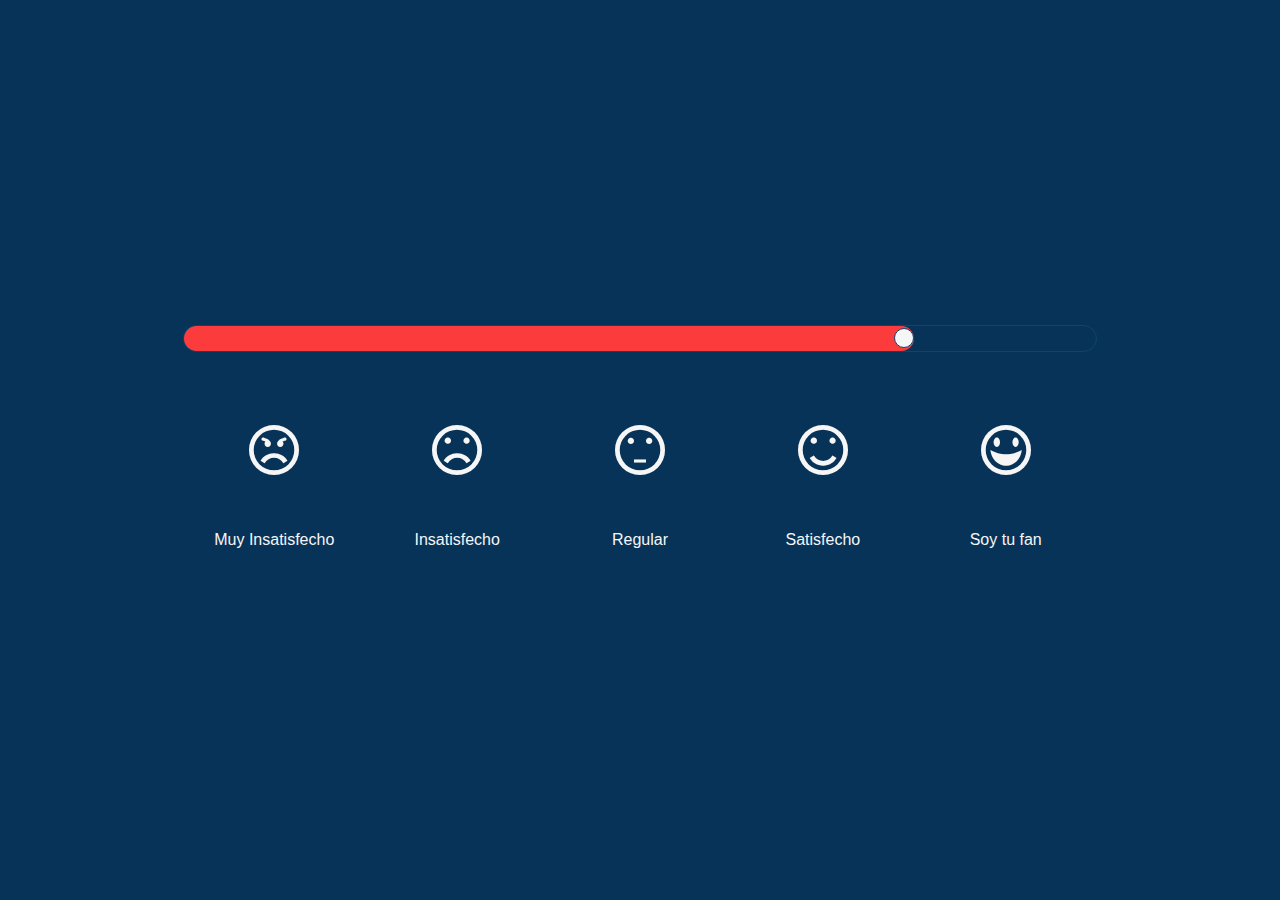
<file: index.html>
<!DOCTYPE html>
<html lang="en">
<head>
  <meta charset="UTF-8">
  <meta http-equiv="X-UA-Compatible" content="IE=edge">
  <meta name="viewport" content="width=device-width, initial-scale=1.0">
  <title>Slider de Satisfacción</title>
  <link rel="stylesheet" href="./icomoon/style.css">
  <link rel="stylesheet" href="./style.css">
</head>
<body>
  <main>
    <section class="container">
      <input type="radio" id="btn1" name="btn">
            <label for="btn1">
              <div class="space-blank"></div>
              <div class="face face-1">
                <div class="face-draw">
                  <i class="icon-angry"></i>
                </div>
              </div>
              <div class="label">Muy Insatisfecho</div>
            </label>
      <input type="radio" id="btn2" name="btn">
            <label for="btn2">
              <div class="space-blank"></div>
              <div class="face face-2">
                <div class="face-draw">
                  <i class="icon-sad"></i>
                </div>
              </div>
              <div class="label">Insatisfecho</div>
            </label>
      <input type="radio" id="btn3" name="btn">
            <label for="btn3">
              <div class="space-blank"></div>
              <div class="face face-3">
                <div class="face-draw">
                  <i class="icon-neutral"></i>
                </div>
              </div>
              <div class="label">Regular</div>
            </label>
      <input type="radio" id="btn4" name="btn">
            <label for="btn4">
              <div class="space-blank"></div>
              <div class="face face-4">
                <div class="face-draw">
                  <i class="icon-smile"></i>
                </div>
              </div>
              <div class="label">Satisfecho</div>
            </label>
      <input type="radio" id="btn5" name="btn">
            <label for="btn5">
              <div class="space-blank"></div>
              <div class="face face-5">
                <div class="face-draw">
                  <i class="icon-happy"></i>
                </div>
              </div>
              <div class="label">Soy tu fan</div>
            </label>
      <div class="likert-draw">
        <div class="static-bar">
          <div class="likert-bar">
            <div class="likert btn">
              <div class="likert-btn-decorate"></div>
            </div>
          </div>
        </div>
      </div>
    </section>
  </main>
</body>
</html>
</file>
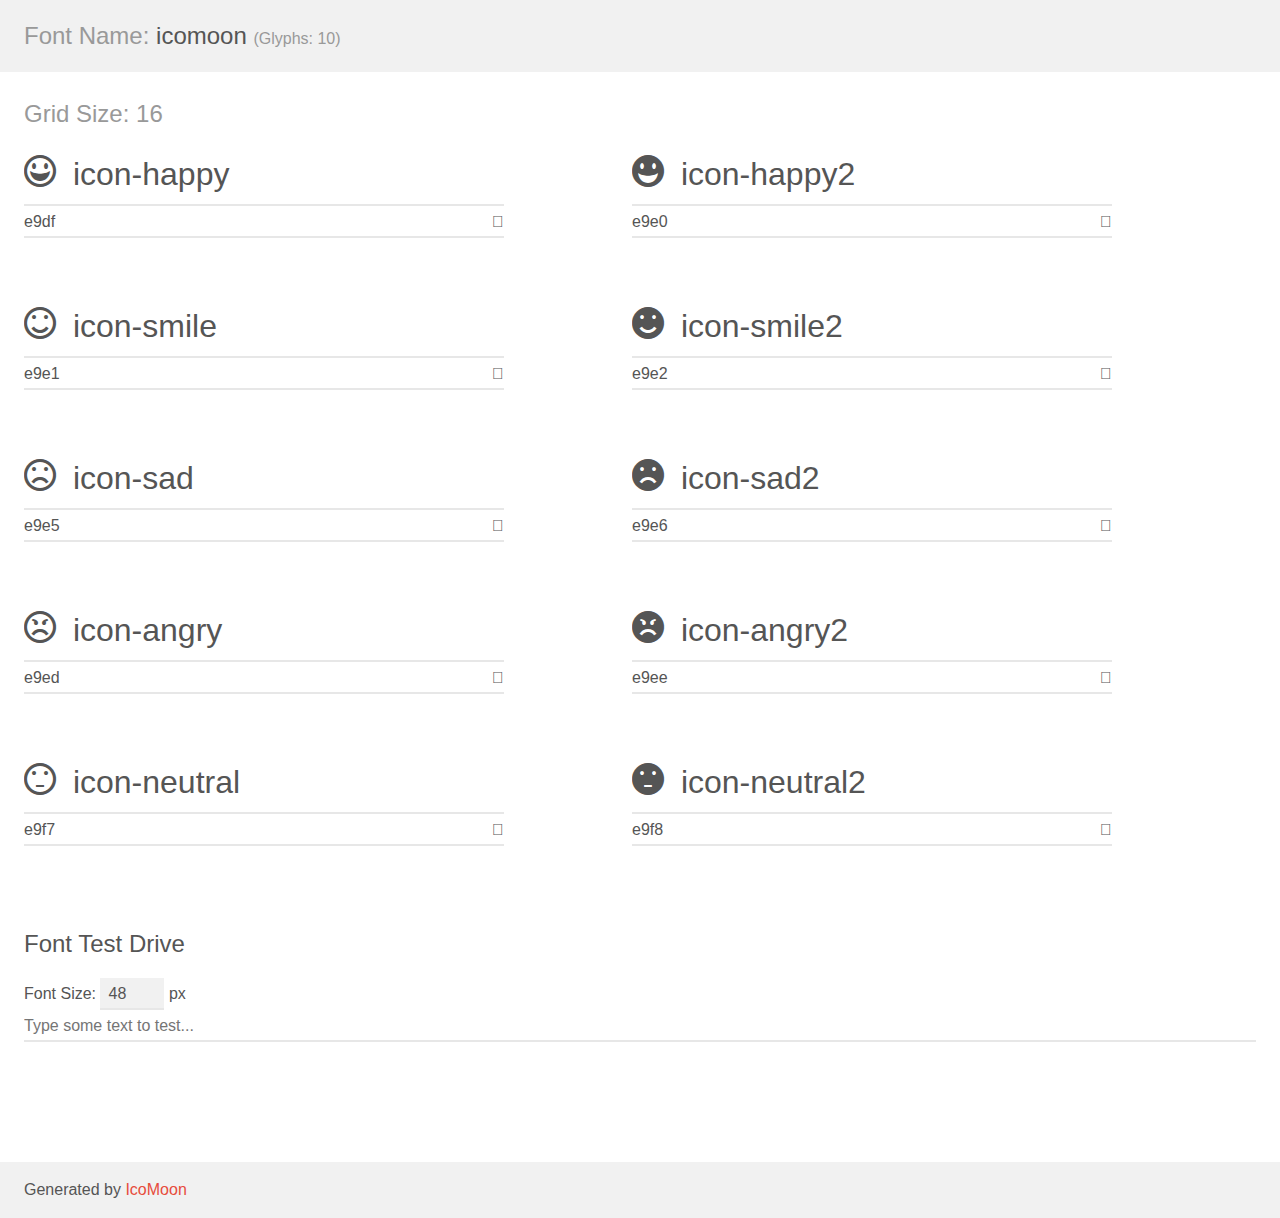
<file: icomoon/demo.html>
<!doctype html>
<html>
<head>
    <meta charset="utf-8">
    <title>IcoMoon Demo</title>
    <meta name="description" content="An Icon Font Generated By IcoMoon.io">
    <meta name="viewport" content="width=device-width, initial-scale=1">
    <link rel="stylesheet" href="demo-files/demo.css">
    <link rel="stylesheet" href="style.css"></head>
<body>
    <div class="bgc1 clearfix">
        <h1 class="mhmm mvm"><span class="fgc1">Font Name:</span> icomoon <small class="fgc1">(Glyphs:&nbsp;10)</small></h1>
    </div>
    <div class="clearfix mhl ptl">
        <h1 class="mvm mtn fgc1">Grid Size: 16</h1>
        <div class="glyph fs1">
            <div class="clearfix bshadow0 pbs">
                <span class="icon-happy"></span>
                <span class="mls"> icon-happy</span>
            </div>
            <fieldset class="fs0 size1of1 clearfix hidden-false">
                <input type="text" readonly value="e9df" class="unit size1of2" />
                <input type="text" maxlength="1" readonly value="&#xe9df;" class="unitRight size1of2 talign-right" />
            </fieldset>
            <div class="fs0 bshadow0 clearfix hidden-true">
                <span class="unit pvs fgc1">liga: </span>
                <input type="text" readonly value="happy, emoticon" class="liga unitRight" />
            </div>
        </div>
        <div class="glyph fs1">
            <div class="clearfix bshadow0 pbs">
                <span class="icon-happy2"></span>
                <span class="mls"> icon-happy2</span>
            </div>
            <fieldset class="fs0 size1of1 clearfix hidden-false">
                <input type="text" readonly value="e9e0" class="unit size1of2" />
                <input type="text" maxlength="1" readonly value="&#xe9e0;" class="unitRight size1of2 talign-right" />
            </fieldset>
            <div class="fs0 bshadow0 clearfix hidden-true">
                <span class="unit pvs fgc1">liga: </span>
                <input type="text" readonly value="happy2, emoticon2" class="liga unitRight" />
            </div>
        </div>
        <div class="glyph fs1">
            <div class="clearfix bshadow0 pbs">
                <span class="icon-smile"></span>
                <span class="mls"> icon-smile</span>
            </div>
            <fieldset class="fs0 size1of1 clearfix hidden-false">
                <input type="text" readonly value="e9e1" class="unit size1of2" />
                <input type="text" maxlength="1" readonly value="&#xe9e1;" class="unitRight size1of2 talign-right" />
            </fieldset>
            <div class="fs0 bshadow0 clearfix hidden-true">
                <span class="unit pvs fgc1">liga: </span>
                <input type="text" readonly value="smile, emoticon3" class="liga unitRight" />
            </div>
        </div>
        <div class="glyph fs1">
            <div class="clearfix bshadow0 pbs">
                <span class="icon-smile2"></span>
                <span class="mls"> icon-smile2</span>
            </div>
            <fieldset class="fs0 size1of1 clearfix hidden-false">
                <input type="text" readonly value="e9e2" class="unit size1of2" />
                <input type="text" maxlength="1" readonly value="&#xe9e2;" class="unitRight size1of2 talign-right" />
            </fieldset>
            <div class="fs0 bshadow0 clearfix hidden-true">
                <span class="unit pvs fgc1">liga: </span>
                <input type="text" readonly value="smile2, emoticon4" class="liga unitRight" />
            </div>
        </div>
        <div class="glyph fs1">
            <div class="clearfix bshadow0 pbs">
                <span class="icon-sad"></span>
                <span class="mls"> icon-sad</span>
            </div>
            <fieldset class="fs0 size1of1 clearfix hidden-false">
                <input type="text" readonly value="e9e5" class="unit size1of2" />
                <input type="text" maxlength="1" readonly value="&#xe9e5;" class="unitRight size1of2 talign-right" />
            </fieldset>
            <div class="fs0 bshadow0 clearfix hidden-true">
                <span class="unit pvs fgc1">liga: </span>
                <input type="text" readonly value="sad, emoticon7" class="liga unitRight" />
            </div>
        </div>
        <div class="glyph fs1">
            <div class="clearfix bshadow0 pbs">
                <span class="icon-sad2"></span>
                <span class="mls"> icon-sad2</span>
            </div>
            <fieldset class="fs0 size1of1 clearfix hidden-false">
                <input type="text" readonly value="e9e6" class="unit size1of2" />
                <input type="text" maxlength="1" readonly value="&#xe9e6;" class="unitRight size1of2 talign-right" />
            </fieldset>
            <div class="fs0 bshadow0 clearfix hidden-true">
                <span class="unit pvs fgc1">liga: </span>
                <input type="text" readonly value="sad2, emoticon8" class="liga unitRight" />
            </div>
        </div>
        <div class="glyph fs1">
            <div class="clearfix bshadow0 pbs">
                <span class="icon-angry"></span>
                <span class="mls"> icon-angry</span>
            </div>
            <fieldset class="fs0 size1of1 clearfix hidden-false">
                <input type="text" readonly value="e9ed" class="unit size1of2" />
                <input type="text" maxlength="1" readonly value="&#xe9ed;" class="unitRight size1of2 talign-right" />
            </fieldset>
            <div class="fs0 bshadow0 clearfix hidden-true">
                <span class="unit pvs fgc1">liga: </span>
                <input type="text" readonly value="angry, emoticon15" class="liga unitRight" />
            </div>
        </div>
        <div class="glyph fs1">
            <div class="clearfix bshadow0 pbs">
                <span class="icon-angry2"></span>
                <span class="mls"> icon-angry2</span>
            </div>
            <fieldset class="fs0 size1of1 clearfix hidden-false">
                <input type="text" readonly value="e9ee" class="unit size1of2" />
                <input type="text" maxlength="1" readonly value="&#xe9ee;" class="unitRight size1of2 talign-right" />
            </fieldset>
            <div class="fs0 bshadow0 clearfix hidden-true">
                <span class="unit pvs fgc1">liga: </span>
                <input type="text" readonly value="angry2, emoticon16" class="liga unitRight" />
            </div>
        </div>
        <div class="glyph fs1">
            <div class="clearfix bshadow0 pbs">
                <span class="icon-neutral"></span>
                <span class="mls"> icon-neutral</span>
            </div>
            <fieldset class="fs0 size1of1 clearfix hidden-false">
                <input type="text" readonly value="e9f7" class="unit size1of2" />
                <input type="text" maxlength="1" readonly value="&#xe9f7;" class="unitRight size1of2 talign-right" />
            </fieldset>
            <div class="fs0 bshadow0 clearfix hidden-true">
                <span class="unit pvs fgc1">liga: </span>
                <input type="text" readonly value="neutral, emoticon25" class="liga unitRight" />
            </div>
        </div>
        <div class="glyph fs1">
            <div class="clearfix bshadow0 pbs">
                <span class="icon-neutral2"></span>
                <span class="mls"> icon-neutral2</span>
            </div>
            <fieldset class="fs0 size1of1 clearfix hidden-false">
                <input type="text" readonly value="e9f8" class="unit size1of2" />
                <input type="text" maxlength="1" readonly value="&#xe9f8;" class="unitRight size1of2 talign-right" />
            </fieldset>
            <div class="fs0 bshadow0 clearfix hidden-true">
                <span class="unit pvs fgc1">liga: </span>
                <input type="text" readonly value="neutral2, emoticon26" class="liga unitRight" />
            </div>
        </div>
    </div>

    <!--[if gt IE 8]><!-->
    <div class="mhl clearfix mbl">
        <h1>Font Test Drive</h1>
        <label>
            Font Size: <input id="fontSize" type="number" class="textbox0 mbm"
            min="8" value="48" />
            px
        </label>
        <input id="testText" type="text" class="phl size1of1 mvl"
        placeholder="Type some text to test..." value=""/>
        <div id="testDrive" class="icon-" style="font-family: icomoon">&nbsp;
        </div>
    </div>
    <!--<![endif]-->
    <div class="bgc1 clearfix">
        <p class="mhl">Generated by <a href="https://icomoon.io/app">IcoMoon</a></p>
    </div>

    <script src="demo-files/demo.js"></script>
</body>
</html>
</file>
<file: icomoon/style.css>
@font-face {
  font-family: 'icomoon';
  src:  url('fonts/icomoon.eot?apwz04');
  src:  url('fonts/icomoon.eot?apwz04#iefix') format('embedded-opentype'),
    url('fonts/icomoon.ttf?apwz04') format('truetype'),
    url('fonts/icomoon.woff?apwz04') format('woff'),
    url('fonts/icomoon.svg?apwz04#icomoon') format('svg');
  font-weight: normal;
  font-style: normal;
  font-display: block;
}

[class^="icon-"], [class*=" icon-"] {
  /* use !important to prevent issues with browser extensions that change fonts */
  font-family: 'icomoon' !important;
  speak: never;
  font-style: normal;
  font-weight: normal;
  font-variant: normal;
  text-transform: none;
  line-height: 1;

  /* Better Font Rendering =========== */
  -webkit-font-smoothing: antialiased;
  -moz-osx-font-smoothing: grayscale;
}

.icon-happy:before {
  content: "\e9df";
}
.icon-happy2:before {
  content: "\e9e0";
}
.icon-smile:before {
  content: "\e9e1";
}
.icon-smile2:before {
  content: "\e9e2";
}
.icon-sad:before {
  content: "\e9e5";
}
.icon-sad2:before {
  content: "\e9e6";
}
.icon-angry:before {
  content: "\e9ed";
}
.icon-angry2:before {
  content: "\e9ee";
}
.icon-neutral:before {
  content: "\e9f7";
}
.icon-neutral2:before {
  content: "\e9f8";
}
</file>
<file: style.css>
:root{
  --blue-color: #0f4471;
  --white-color: #f6f6f6;
  --primary-color: #083358;
	--highlight-color: #fc3c3c;
}

* {
  box-sizing: border-box;
  margin: 0;
  padding: 0;
  font-family: Arial, Helvetica, sans-serif;
}

html {
  font-size: 62.5%;
}

body {
  background-color: var(--primary-color);
  color: var(--white-color);
}

.container {
  width: 100vw;
  height: 100vh;
  display: grid;
  grid-template-columns: repeat(7, 1fr);
  grid-template-rows: repeat(3, 1fr);
  row-gap: 4.6rem;
}  

.space-blank {
  height: 20%;
  width: 100%;
}

label[for="btn1"] {
  grid-column: 2;
  grid-row: 2;
  position: relative;
  cursor: pointer;
}

label[for="btn2"] {
  grid-column: 3;
  grid-row: 2;
  position: relative;
  cursor: pointer;
}

label[for="btn3"] {
  grid-column: 4;
  grid-row: 2;
  position: relative;
  cursor: pointer;
}  

label[for="btn4"] {
  grid-column: 5;
  grid-row: 2;
  position: relative;
  cursor: pointer;
}  

label[for="btn5"] {
  grid-column: 6;
  grid-row: 2;
  position: relative;
  cursor: pointer;
}  

.face {
  width: 100%;
  height: 60%;
  display: flex;
  justify-content: center;
  align-items: center;
}

.face .face-draw {
  width: 40%;
  height: 70%;
  border-radius: 100%;
  display: flex;
  justify-content: center;
  align-items: center;
}

.face .face-draw i {
  font-size: 5rem;
}

.label {
  width: 100%;
  height: 20%;
  font-size: 1.6rem;
  text-align: center;
}

.likert-draw {
  width: 100%;
  height: 4.6rem;
  grid-column: 2/7;
  grid-row: 2;
  display: grid;
  place-items: center;
}

.likert-draw .static-bar {
  width: 100%;
  height: 2.7rem;
  border: 0.01rem solid var(--blue-color);
  border-radius: 50px;
}

.likert-bar {
  width: 80%;
  height: 100%;
  border-radius: 5rem;
  background-color: var(--highlight-color);
  display: flex;
  justify-content: flex-end;
  align-items: center;
}

.likert-btn {
  border: 0.1px solid var(--blue-color);
  background-color: var(--highlight-color);
  width: 4.6rem;
  height: 4.6rem;
  border-radius: 10rem;
  display: flex;
  justify-content: center;
  align-items: center;
}

.likert-btn-decorate {
  border: 0.01rem solid var(--blue-color);
  background-color: var(--white-color);
  width: 2rem;
  height: 2rem;
  border-radius: 100px;
}

#btn1:checked ~ div .likert-bar {
  transition-duration: 1s;
  width: 11%;
}

#btn2:checked ~ div .likert-bar {
  width: 31%;
  transition-duration: 1s;
}

#btn3:checked ~ div .likert-bar {
  width: 51%;
  transition-duration: 1s;
}

#btn4:checked ~ div .likert-bar {
  width: 71%;
  transition-duration: 1s;
}

#btn5:checked ~ div .likert-bar {
  width: 100%;
  transition-duration: 1s;
}

#btn1:checked ~ label .face-1 .face-draw i {
  color: orangered;
  transition-duration: 1s;
}

#btn2:checked ~ label .face-2 .face-draw i {
  color: orange;
  transition-duration: 1s;
}

#btn3:checked ~ label .face-3 .face-draw i {
  color: gold;
  transition-duration: 1s;
}

#btn4:checked ~ label .face-4 .face-draw i {
  color: greenyellow;
  color: ;
  transition-duration: 1s;
}

#btn5:checked ~ label .face-5 .face-draw i {
  color: limegreen;
  transition-duration: 1s;
}

input[type="radio"] {
  display: none;
}
</file>
<file: icomoon/demo-files/demo.css>
body {
  padding: 0;
  margin: 0;
  font-family: sans-serif;
  font-size: 1em;
  line-height: 1.5;
  color: #555;
  background: #fff;
}
h1 {
  font-size: 1.5em;
  font-weight: normal;
}
small {
  font-size: .66666667em;
}
a {
  color: #e74c3c;
  text-decoration: none;
}
a:hover, a:focus {
  box-shadow: 0 1px #e74c3c;
}
.bshadow0, input {
  box-shadow: inset 0 -2px #e7e7e7;
}
input:hover {
  box-shadow: inset 0 -2px #ccc;
}
input, fieldset {
  font-family: sans-serif;
  font-size: 1em;
  margin: 0;
  padding: 0;
  border: 0;
}
input {
  color: inherit;
  line-height: 1.5;
  height: 1.5em;
  padding: .25em 0;
}
input:focus {
  outline: none;
  box-shadow: inset 0 -2px #449fdb;
}
.glyph {
  font-size: 16px;
  width: 15em;
  padding-bottom: 1em;
  margin-right: 4em;
  margin-bottom: 1em;
  float: left;
  overflow: hidden;
}
.liga {
  width: 80%;
  width: calc(100% - 2.5em);
}
.talign-right {
  text-align: right;
}
.talign-center {
  text-align: center;
}
.bgc1 {
  background: #f1f1f1;
}
.fgc1 {
  color: #999;
}
.fgc0 {
  color: #000;
}
p {
  margin-top: 1em;
  margin-bottom: 1em;
}
.mvm {
  margin-top: .75em;
  margin-bottom: .75em;
}
.mtn {
  margin-top: 0;
}
.mtl, .mal {
  margin-top: 1.5em;
}
.mbl, .mal {
  margin-bottom: 1.5em;
}
.mal, .mhl {
  margin-left: 1.5em;
  margin-right: 1.5em;
}
.mhmm {
  margin-left: 1em;
  margin-right: 1em;
}
.mls {
  margin-left: .25em;
}
.ptl {
  padding-top: 1.5em;
}
.pbs, .pvs {
  padding-bottom: .25em;
}
.pvs, .pts {
  padding-top: .25em;
}
.unit {
  float: left;
}
.unitRight {
  float: right;
}
.size1of2 {
  width: 50%;
}
.size1of1 {
  width: 100%;
}
.clearfix:before, .clearfix:after {
  content: " ";
  display: table;
}
.clearfix:after {
  clear: both;
}
.hidden-true {
  display: none;
}
.textbox0 {
  width: 3em;
  background: #f1f1f1;
  padding: .25em .5em;
  line-height: 1.5;
  height: 1.5em;
}
#testDrive {
  display: block;
  padding-top: 24px;
  line-height: 1.5;
}
.fs0 {
  font-size: 16px;
}
.fs1 {
  font-size: 32px;
}
</file>
